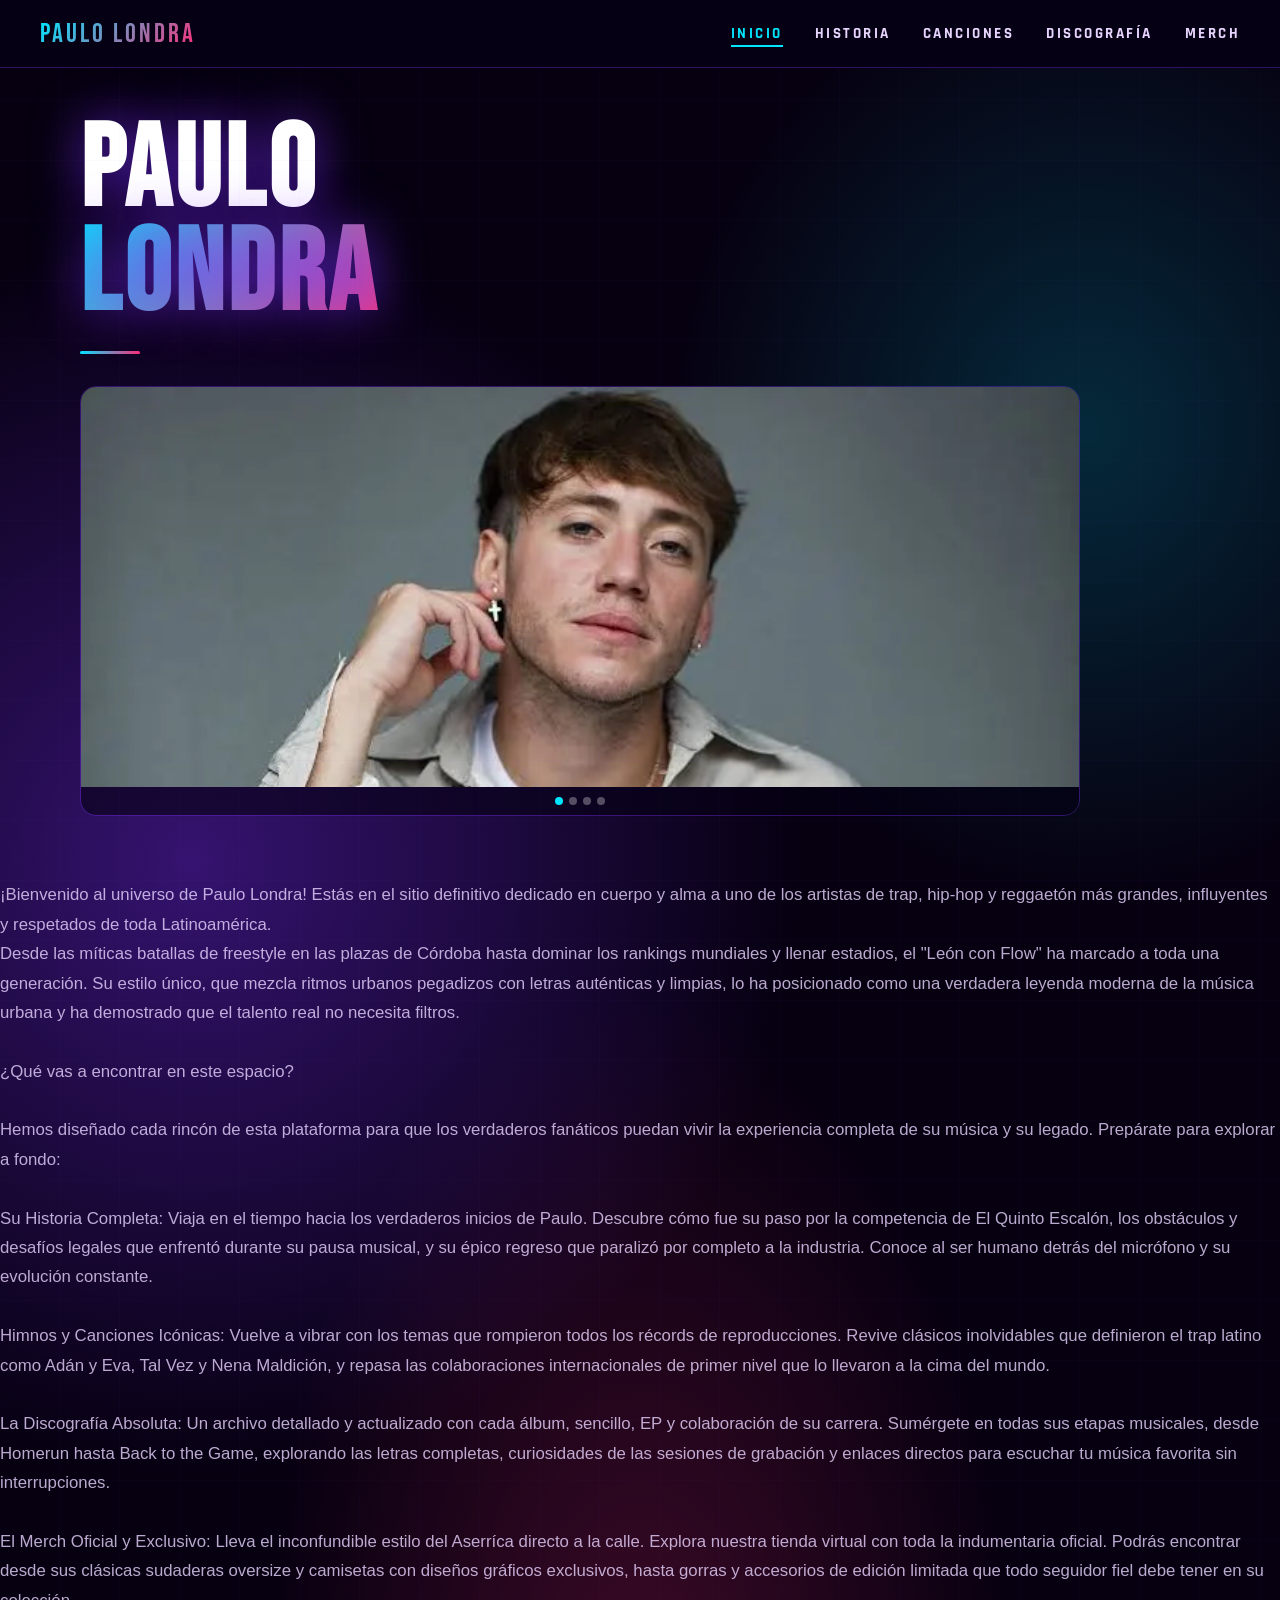
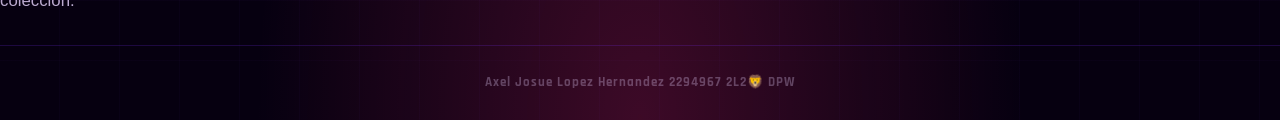
<file: index.html>
<!DOCTYPE html>
<html lang="en">
<head>
    <meta charset="UTF-8">
    <meta http-equiv="X-UA-Compatible" content="IE=edge">
    <meta name="viewport" content="width=device-width, initial-scale=1.0">
    <title>PIA-AJLH</title>
    <link rel="stylesheet" href="style.css">
    <link rel="icon" href="animal.png" type="image/x-icon">
    <link href="https://fonts.googleapis.com/css2?family=Bebas+Neue&family=Rajdhani:wght@700&display=swap" rel="stylesheet"/>
</head>
<body> 
    
<nav>
  <a href="index.html" class="nav-logo">Paulo Londra</a>
  <ul class="nav-links">
    <li><a href="index.html" class="active">Inicio</a></li>
    <li><a href="historia.html">Historia</a></li>
    <li><a href="canciones.html">Canciones</a></li>
    <li><a href="discografia.html">Discografía</a></li>
    <li><a href="merch.html">Merch</a></li>
  </ul>
</nav>

<div class="hero">
  <div class="hero-inner">
    <div class="hero-content">
      <h1 class="hero-title">PAULO<br/><span>LONDRA</span></h1>
       <div class="divider"></div>
<center>
       <div class="carousel">
      <div class="carousel-track">
        <img src="paulo 1.webp" alt="Paulo Londra 1">
        <img src="paulo 2.jpg" alt="Paulo Londra 2">
        <img src="paulo 3.jpeg" alt="Paulo Londra 3">
        <img src="paulo 4.jpeg" alt="Paulo Londra 4">
      </div>
      <div class="carousel-dots">
        <span class="dot active"></span>
        <span class="dot"></span>
        <span class="dot"></span>
        <span class="dot"></span>
      </div>
    </div>
</center>
  </div>
</div>

      <p class="hero-desc">
        ¡Bienvenido al universo de Paulo Londra! Estás en el sitio definitivo dedicado en cuerpo y alma a uno de los artistas de trap, hip-hop y reggaetón más grandes, influyentes y respetados de toda Latinoamérica.
 <br>
Desde las míticas batallas de freestyle en las plazas de Córdoba hasta dominar los rankings mundiales y llenar estadios, el "León con Flow" ha marcado a toda una generación. Su estilo único, que mezcla ritmos urbanos pegadizos con letras auténticas y limpias, lo ha posicionado como una verdadera leyenda moderna de la música urbana y ha demostrado que el talento real no necesita filtros.
<br><br>
¿Qué vas a encontrar en este espacio?<BR><br>
Hemos diseñado cada rincón de esta plataforma para que los verdaderos fanáticos puedan vivir la experiencia completa de su música y su legado. Prepárate para explorar a fondo:
<BR> <br>
Su Historia Completa: Viaja en el tiempo hacia los verdaderos inicios de Paulo. Descubre cómo fue su paso por la competencia de El Quinto Escalón, los obstáculos y desafíos legales que enfrentó durante su pausa musical, y su épico regreso que paralizó por completo a la industria. Conoce al ser humano detrás del micrófono y su evolución constante.
<br><br>
Himnos y Canciones Icónicas: Vuelve a vibrar con los temas que rompieron todos los récords de reproducciones. Revive clásicos inolvidables que definieron el trap latino como Adán y Eva, Tal Vez y Nena Maldición, y repasa las colaboraciones internacionales de primer nivel que lo llevaron a la cima del mundo.
<br><br>
La Discografía Absoluta: Un archivo detallado y actualizado con cada álbum, sencillo, EP y colaboración de su carrera. Sumérgete en todas sus etapas musicales, desde Homerun hasta Back to the Game, explorando las letras completas, curiosidades de las sesiones de grabación y enlaces directos para escuchar tu música favorita sin interrupciones.
<br><br>
El Merch Oficial y Exclusivo: Lleva el inconfundible estilo del Aserríca directo a la calle. Explora nuestra tienda virtual con toda la indumentaria oficial. Podrás encontrar desde sus clásicas sudaderas oversize y camisetas con diseños gráficos exclusivos, hasta gorras y accesorios de edición limitada que todo seguidor fiel debe tener en su colección.
<br><br>
</p>
      <footer><p><b>Axel Josue Lopez Hernandez 2294967 2L2<span>🦁</span> DPW</b></p></footer>
    </div>
    
  </div>
   
</div>



<script>
  const track = document.querySelector('.carousel-track');
  const dots = document.querySelectorAll('.dot');
  const total = document.querySelectorAll('.carousel-track img').length;
  let current = 0;

  function goTo(index) {
    current = index;
    track.style.transform = `translateX(-${current * 100}%)`;
    dots.forEach(d => d.classList.remove('active'));
    dots[current].classList.add('active');
  }

  dots.forEach((dot, i) => {
    dot.addEventListener('click', () => goTo(i));
  });

  // Cambia cada 2 segundos
  setInterval(() => goTo((current + 1) % total), 2000);
</script>
</body>
</html>
</file>
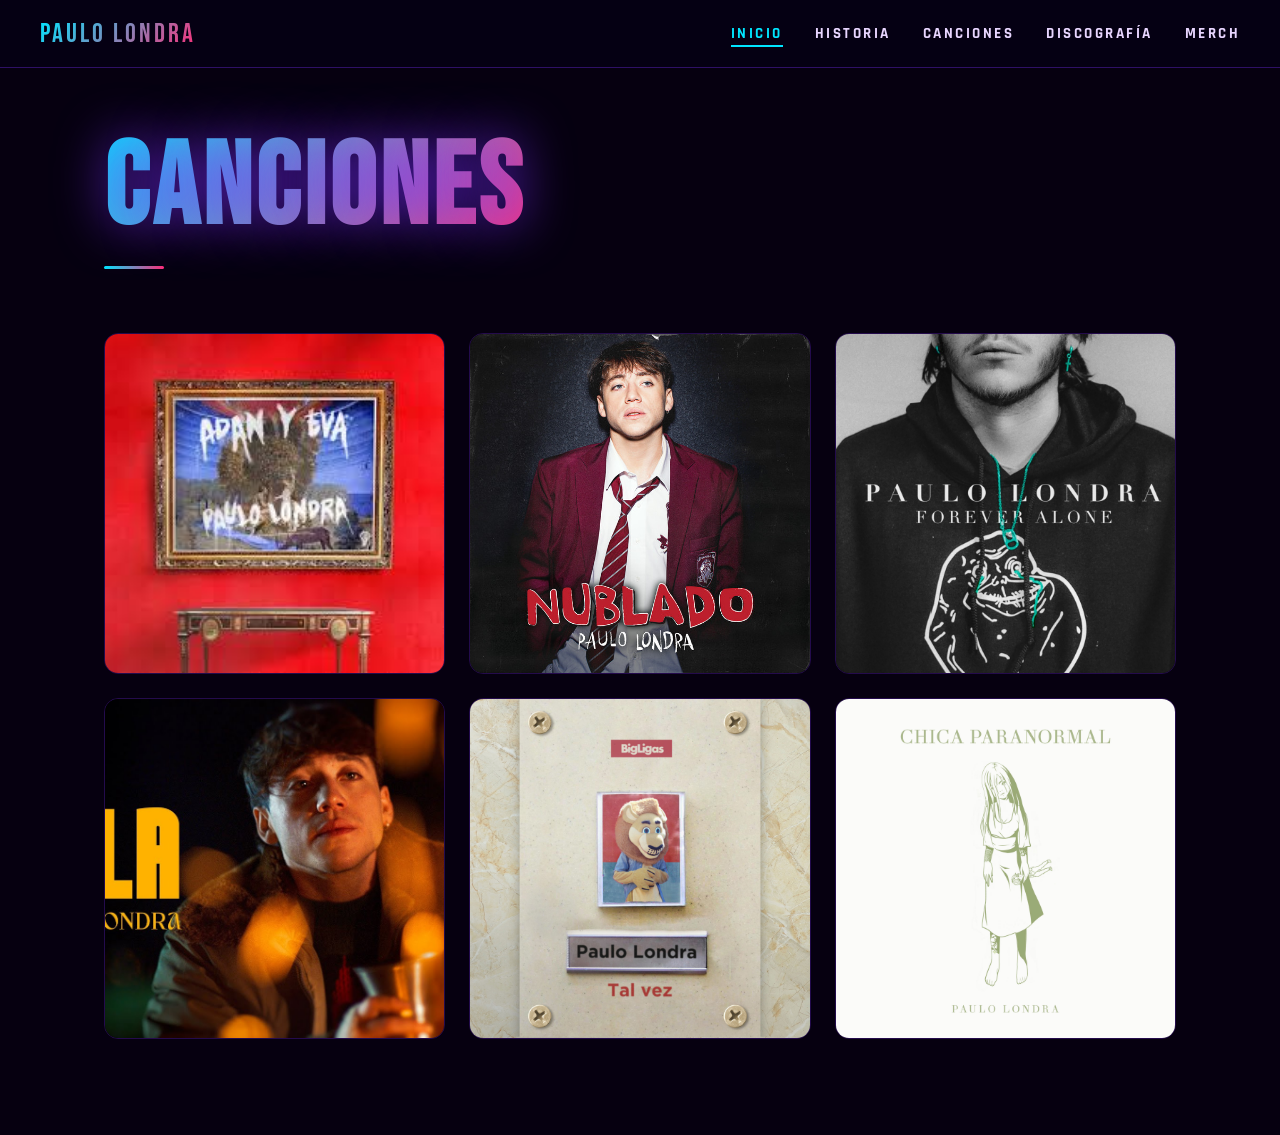
<file: canciones.html>
<!DOCTYPE html>
<html lang="en">
<head>
    <meta charset="UTF-8">
    <meta http-equiv="X-UA-Compatible" content="IE=edge">
    <meta name="viewport" content="width=device-width, initial-scale=1.0">
    <title>PIA-AJLH</title>
    <link rel="stylesheet" href="style.css">
    <link rel="icon" href="animal.png" type="image/x-icon">
    <link href="https://fonts.googleapis.com/css2?family=Bebas+Neue&family=Rajdhani:wght@700&display=swap" rel="stylesheet"/>
</head>
<body> 
    
<nav>
  <a href="index.html" class="nav-logo">Paulo Londra</a>
  <ul class="nav-links">
    <li><a href="index.html" class="active">Inicio</a></li>
    <li><a href="historia.html">Historia</a></li>
    <li><a href="canciones.html">Canciones</a></li>
    <li><a href="discografia.html">Discografía</a></li>
    <li><a href="merch.html">Merch</a></li>
  </ul>
</nav>

<div class="canciones-hero">
  <p class="page-tag"></p>
  <h1 class="hero-title"><span>Canciones</span></h1>
  <div class="divider"></div>
</div>

<div class="canciones-content">
  <div class="galeria">

    <a href="https://youtu.be/aSjflT_J0Xo?si=kWzbNgxIfh74gAOq" target="_blank" class="cancion-card">
      <img src="adan y eva.jpeg" alt="Adán y Eva">
      <div class="cancion-overlay">
        <h3>Adán y Eva</h3>
        <p>Su mayor hit global. Llegó al #1 del Billboard Argentina y lo catapultó a la fama internacional.</p>
     
      </div>
    </a>

    <a href="https://youtu.be/8s_edTC0FYM?si=e3uIxqgWtzODxA0C" target="_blank" class="cancion-card">
      <img src="nublado.jpeg" alt="Nublado">
      <div class="cancion-overlay">
        <h3>Nublado</h3>
        <p>Del álbum Back to the Game. Paulo muestra una faceta más madura y emocional con producción envolvente.</p>
       
      </div>
    </a>

    <a href="https://youtu.be/Ox9DGt6ednU?si=eysGj00hPyUJOVSv" target="_blank" class="cancion-card">
      <img src="forever alone.jpg" alt="Forever Alone">
      <div class="cancion-overlay">
        <h3>Forever Alone</h3>
        <p>Trap puro con letras de soledad y desamor. Un himno para los fans más fieles de Paulo.</p>
        
      </div>
    </a>

    <a href="https://youtu.be/qz0WjbGlmv0?si=O8zrGlJoiClnHlqp" target="_blank" class="cancion-card">
      <img src="ella.jpg" alt="Ella">
      <div class="cancion-overlay">
        <h3>Ella</h3>
        <p>Una joya del álbum debut que combina reggaetón con trap. Favorita de los fans desde el primer día.</p>
       
      </div>
    </a>

    <a href="https://youtu.be/NPpELzyP4rw?si=WRlpwhmWWfgKaL91" target="_blank" class="cancion-card">
      <img src="tal vez.jpg" alt="Tal Vez">
      <div class="cancion-overlay">
        <h3>Tal Vez</h3>
        <p>Sencillo previo a Homerun. Pop latino muy cuidado sobre el amor y la incertidumbre.</p>
       
      </div>
    </a>

    <a href="https://youtu.be/aV3l_X54bhc?si=Y0LiQkPZfrPaqosx" target="_blank" class="cancion-card">
      <img src="chica paranormal.jpg" alt="Chica Paranormal">
      <div class="cancion-overlay">
        <h3>Chica Paranormal</h3>
        <p>Top 5 en Argentina. Paulo narra relaciones con humor y un flow único que lo hizo viral.</p>
        
      </div>
    </a>

  </div>
</div>
</body>
</html>
</file>
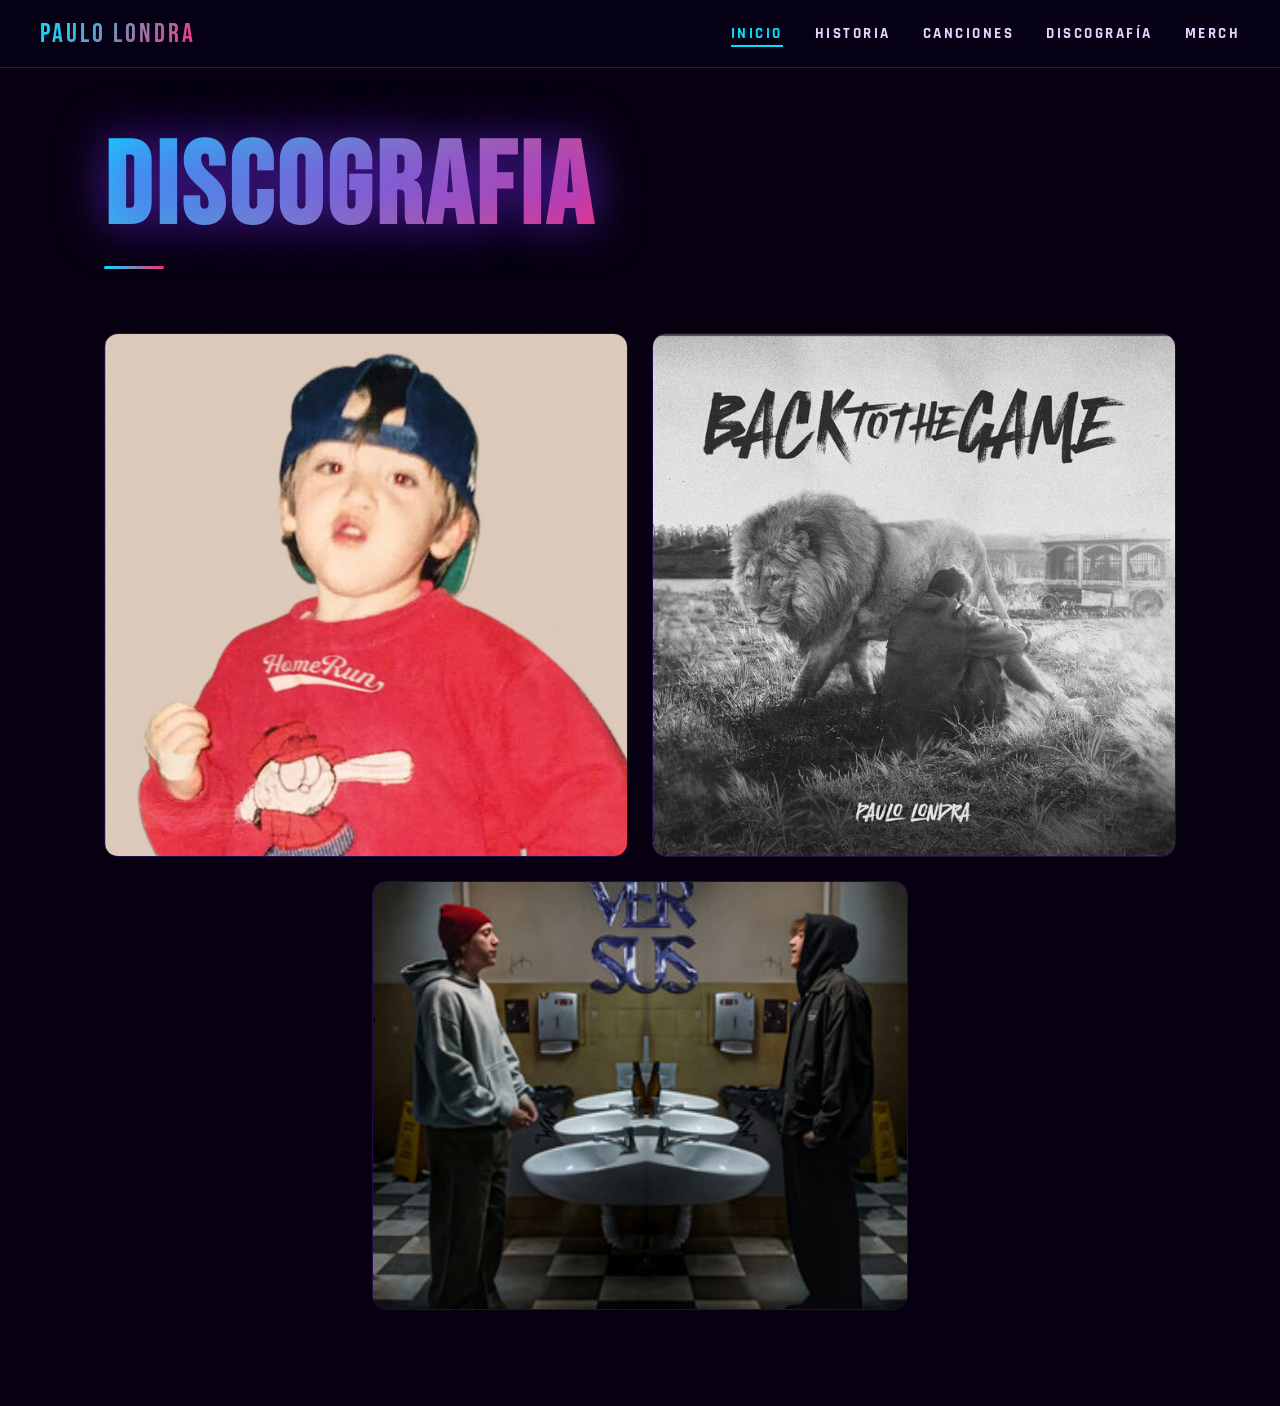
<file: discografia.html>
<!DOCTYPE html>
<html lang="en">
<head>
    <meta charset="UTF-8">
    <meta http-equiv="X-UA-Compatible" content="IE=edge">
    <meta name="viewport" content="width=device-width, initial-scale=1.0">
    <title>PIA-AJLH</title>
    <link rel="stylesheet" href="style.css">
    <link rel="icon" href="animal.png" type="image/x-icon">
    <link href="https://fonts.googleapis.com/css2?family=Bebas+Neue&family=Rajdhani:wght@700&display=swap" rel="stylesheet"/>
</head>
<body> 
    
<nav>
  <a href="index.html" class="nav-logo">Paulo Londra</a>
  <ul class="nav-links">
    <li><a href="index.html" class="active">Inicio</a></li>
    <li><a href="historia.html">Historia</a></li>
    <li><a href="canciones.html">Canciones</a></li>
    <li><a href="discografia.html">Discografía</a></li>
    <li><a href="merch.html">Merch</a></li>
  </ul>
</nav>
<div class="discografia-hero">
  <p class="page-tag"></p>
  <h1 class="hero-title"><span>Discografia</span></h1>
  <div class="divider"></div>
</div>

<div class="discografia-content">

  <!-- FILA SUPERIOR: 2 ÁLBUMES -->
  <div class="fila-top">

    <a href="https://youtube.com/playlist?list=OLAK5uy_ltXJSKxGWPdvV31htBGb_B9iQcSF7DH1w&si=ABbX08eKwiJm9ZXn target="_blank" class="disco-card">
      <img src="homerung.jpeg" alt="Homerun">
      <div class="disco-overlay">
        <span class="disco-tipo">Álbum</span>
        <h3>Homerun</h3>
        <p>Álbum debut lanzado en mayo de 2019. Incluye Adán y Eva, Forever Alone, Tal Vez y Ella. Llegó al #12 en Billboard Top Latin Albums y vendió más de 185,000 copias en EE.UU.</p>
        <span class="disco-año">2019 · 15 canciones</span>
      </div>
    </a>

    <a href="https://youtube.com/playlist?list=OLAK5uy_kL9f4FwuSB9SvLQ179wjOtIn55ij5ZQao&si=6Kcg_2SFL1bMJyDg" target="_blank" class="disco-card">
      <img src="back to the game.jpeg" alt="Back to the Game">
      <div class="disco-overlay">
        <span class="disco-tipo">Álbum</span>
        <h3>Back to the Game</h3>
        <p>Segundo álbum lanzado en noviembre de 2022 tras su regreso. Incluye Plan A, Nublado y más. Elegido uno de los mejores discos latinos del año por Billboard.</p>
        <span class="disco-año">2022 · 16 canciones</span>
      </div>
    </a>

  </div>

  <!-- FILA INFERIOR: EP CENTRADO -->
  <div class="fila-bottom">

    <a href="https://youtube.com/playlist?list=PLLltcrBf-aSBk8IUdcCEO7OVieEuHa_LY&si=EumyJVK_lCF3TnRd" target="_blank" class="disco-card ep">
      <img src="ep.jpeg" alt="Versus">
      <div class="disco-overlay">
        <span class="disco-tipo">EP</span>
        <h3>Versus</h3>
        <p>EP de trap lanzado en 2024. Representa el regreso de Paulo al género con el que comenzó su carrera. Una colección de tracks cargados de flow y letras auténticas.</p>
        <span class="disco-año">2024 · 6 canciones</span>
      </div>
    </a>

  </div>

</div>
</body>
</html>
</file>
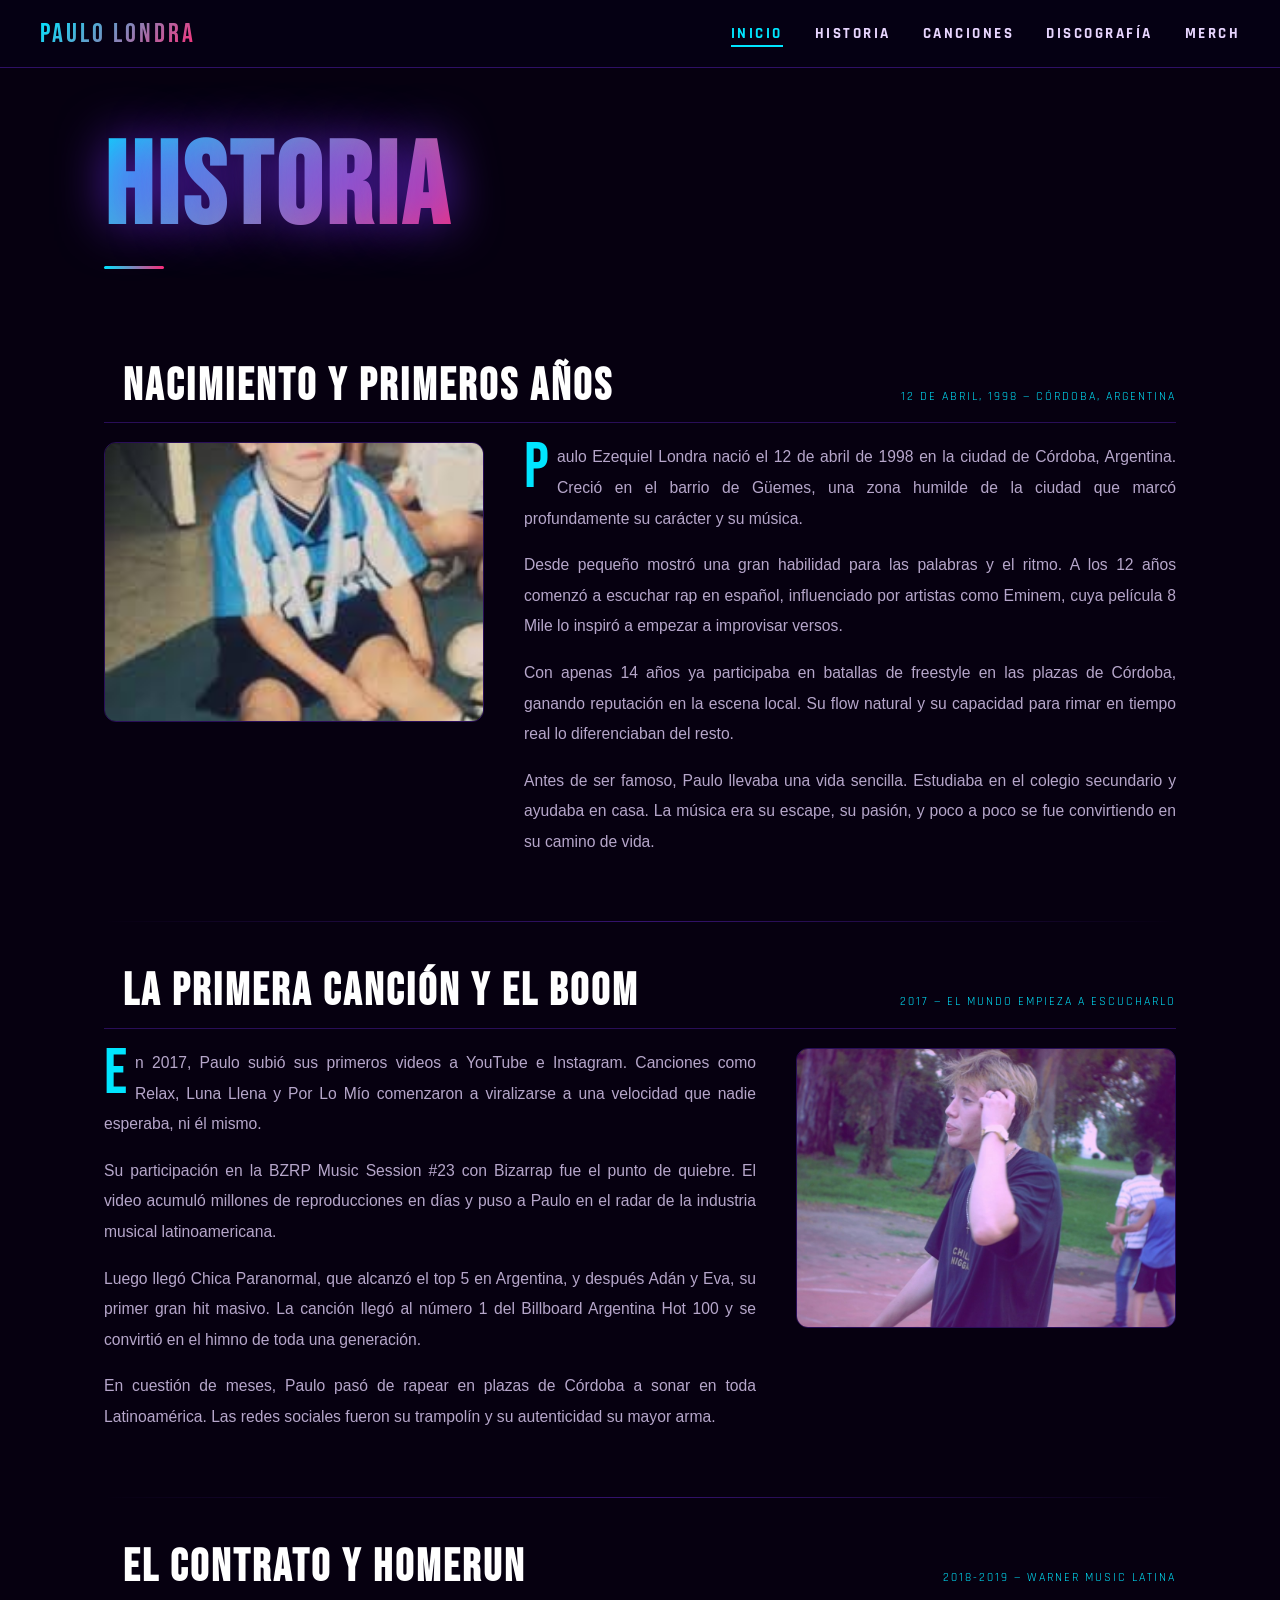
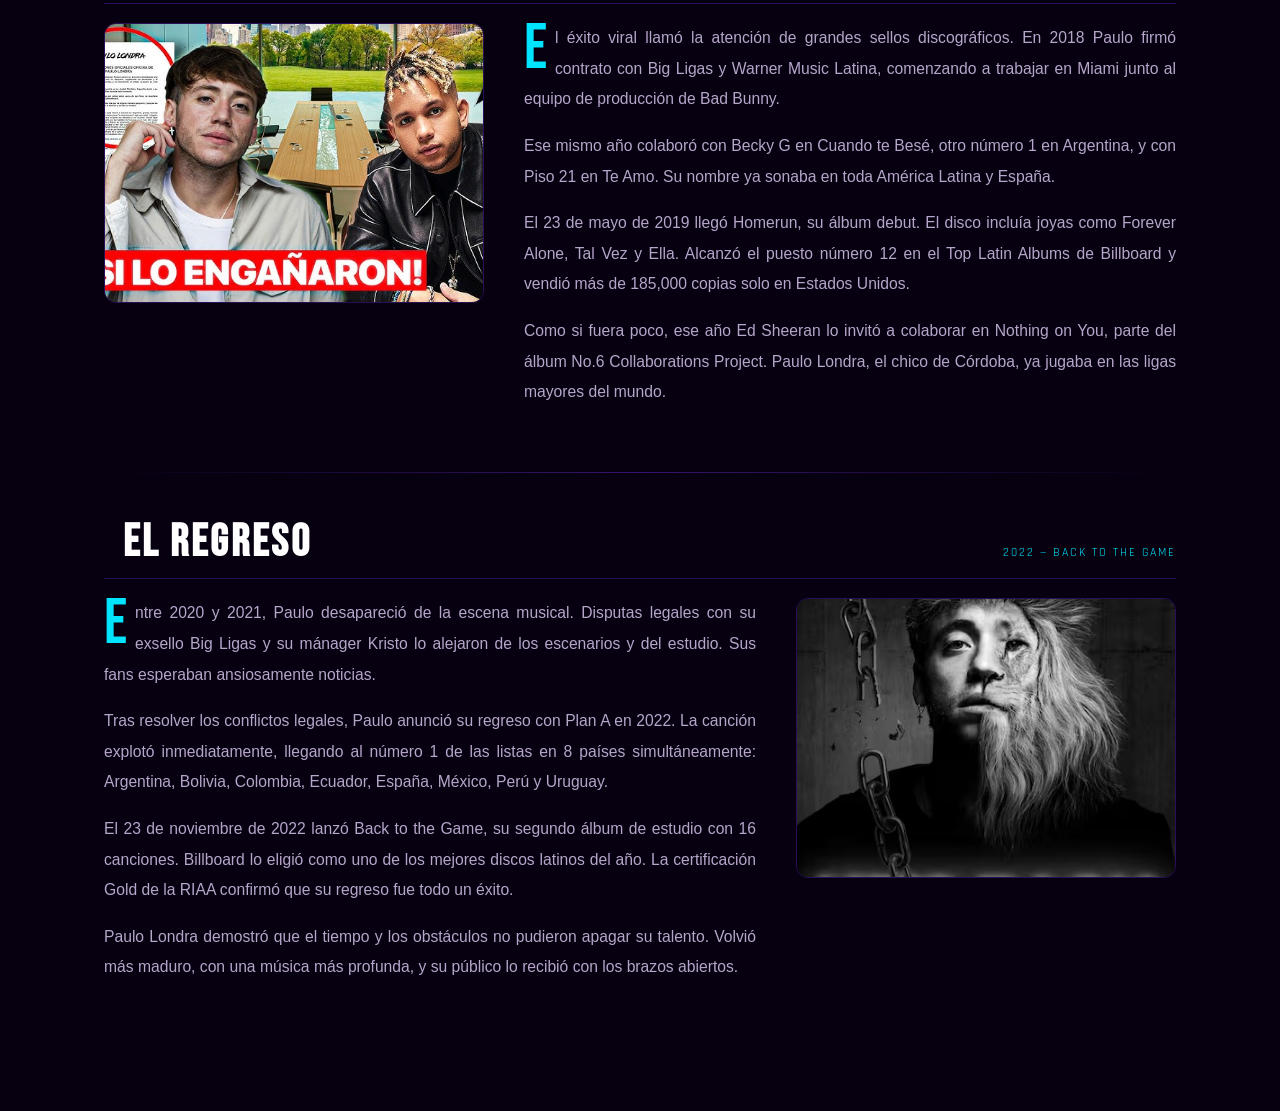
<file: historia.html>
<!DOCTYPE html>
<html lang="en">
<head>
    <meta charset="UTF-8">
    <meta http-equiv="X-UA-Compatible" content="IE=edge">
    <meta name="viewport" content="width=device-width, initial-scale=1.0">
    <title>PIA-AJLH</title>
    <link rel="stylesheet" href="style.css">
    <link rel="icon" href="animal.png" type="image/x-icon">
    <link href="https://fonts.googleapis.com/css2?family=Bebas+Neue&family=Rajdhani:wght@700&display=swap" rel="stylesheet"/>
</head>
<body> 
    
<nav>
  <a href="index.html" class="nav-logo">Paulo Londra</a>
  <ul class="nav-links">
    <li><a href="index.html" class="active">Inicio</a></li>
    <li><a href="historia.html">Historia</a></li>
    <li><a href="canciones.html">Canciones</a></li>
    <li><a href="discografia.html">Discografía</a></li>
    <li><a href="merch.html">Merch</a></li>
  </ul>
</nav>
<div class="historia-hero">
  <p class="page-tag"></p>
   <h1 class="hero-title"><span>Historia</span></h1>
  <div class="divider"></div>
</div>

<div class="historia-content">

  <!-- APARTADO 1 -->
  <article class="articulo">
    <div class="articulo-header">
      <span class="articulo-num"></span>
      <h2 class="articulo-titulo">Nacimiento y Primeros Años</h2>
      <p class="articulo-fecha">12 de Abril, 1998 — Córdoba, Argentina</p>
    </div>
    <div class="articulo-body">
      <img src="paulo niño.jpeg" alt="Paulo Londra de niño" class="articulo-img">
      <div class="articulo-texto">
        <p>Paulo Ezequiel Londra nació el 12 de abril de 1998 en la ciudad de Córdoba, Argentina. Creció en el barrio de Güemes, una zona humilde de la ciudad que marcó profundamente su carácter y su música.</p>
        <p>Desde pequeño mostró una gran habilidad para las palabras y el ritmo. A los 12 años comenzó a escuchar rap en español, influenciado por artistas como Eminem, cuya película 8 Mile lo inspiró a empezar a improvisar versos.</p>
        <p>Con apenas 14 años ya participaba en batallas de freestyle en las plazas de Córdoba, ganando reputación en la escena local. Su flow natural y su capacidad para rimar en tiempo real lo diferenciaban del resto.</p>
        <p>Antes de ser famoso, Paulo llevaba una vida sencilla. Estudiaba en el colegio secundario y ayudaba en casa. La música era su escape, su pasión, y poco a poco se fue convirtiendo en su camino de vida.</p>
      </div>
    </div>
  </article>

  <div class="separador"></div>

  <!-- APARTADO 2 -->
  <article class="articulo inverso">
    <div class="articulo-header">
      <span class="articulo-num"></span>
      <h2 class="articulo-titulo">La Primera Canción y el Boom</h2>
      <p class="articulo-fecha">2017 — El mundo empieza a escucharlo</p>
    </div>
    <div class="articulo-body">
      <img src="paulo relax.jpg" alt="Paulo Londra en estudio" class="articulo-img">
      <div class="articulo-texto">
        <p>En 2017, Paulo subió sus primeros videos a YouTube e Instagram. Canciones como Relax, Luna Llena y Por Lo Mío comenzaron a viralizarse a una velocidad que nadie esperaba, ni él mismo.</p>
        <p>Su participación en la BZRP Music Session #23 con Bizarrap fue el punto de quiebre. El video acumuló millones de reproducciones en días y puso a Paulo en el radar de la industria musical latinoamericana.</p>
        <p>Luego llegó Chica Paranormal, que alcanzó el top 5 en Argentina, y después Adán y Eva, su primer gran hit masivo. La canción llegó al número 1 del Billboard Argentina Hot 100 y se convirtió en el himno de toda una generación.</p>
        <p>En cuestión de meses, Paulo pasó de rapear en plazas de Córdoba a sonar en toda Latinoamérica. Las redes sociales fueron su trampolín y su autenticidad su mayor arma.</p>
      </div>
    </div>
  </article>

  <div class="separador"></div>

  <!-- APARTADO 3 -->
  <article class="articulo">
    <div class="articulo-header">
      <span class="articulo-num"></span>
      <h2 class="articulo-titulo">El Contrato y Homerun</h2>
      <p class="articulo-fecha">2018-2019 — Warner Music Latina</p>
    </div>
    <div class="articulo-body">
      <img src="contrato.jpg" alt="Paulo Londra firma contrato" class="articulo-img">
      <div class="articulo-texto">
        <p>El éxito viral llamó la atención de grandes sellos discográficos. En 2018 Paulo firmó contrato con Big Ligas y Warner Music Latina, comenzando a trabajar en Miami junto al equipo de producción de Bad Bunny.</p>
        <p>Ese mismo año colaboró con Becky G en Cuando te Besé, otro número 1 en Argentina, y con Piso 21 en Te Amo. Su nombre ya sonaba en toda América Latina y España.</p>
        <p>El 23 de mayo de 2019 llegó Homerun, su álbum debut. El disco incluía joyas como Forever Alone, Tal Vez y Ella. Alcanzó el puesto número 12 en el Top Latin Albums de Billboard y vendió más de 185,000 copias solo en Estados Unidos.</p>
        <p>Como si fuera poco, ese año Ed Sheeran lo invitó a colaborar en Nothing on You, parte del álbum No.6 Collaborations Project. Paulo Londra, el chico de Córdoba, ya jugaba en las ligas mayores del mundo.</p>
      </div>
    </div>
  </article>

  <div class="separador"></div>

  <!-- APARTADO 4 -->
  <article class="articulo inverso">
    <div class="articulo-header">
      <span class="articulo-num"></span>
      <h2 class="articulo-titulo">El Regreso</h2>
      <p class="articulo-fecha">2022 — Back to the Game</p>
    </div>
    <div class="articulo-body">
      <img src="paulo regreso.avif" alt="Paulo Londra regreso" class="articulo-img">
      <div class="articulo-texto">
        <p>Entre 2020 y 2021, Paulo desapareció de la escena musical. Disputas legales con su exsello Big Ligas y su mánager Kristo lo alejaron de los escenarios y del estudio. Sus fans esperaban ansiosamente noticias.</p>
        <p>Tras resolver los conflictos legales, Paulo anunció su regreso con Plan A en 2022. La canción explotó inmediatamente, llegando al número 1 de las listas en 8 países simultáneamente: Argentina, Bolivia, Colombia, Ecuador, España, México, Perú y Uruguay.</p>
        <p>El 23 de noviembre de 2022 lanzó Back to the Game, su segundo álbum de estudio con 16 canciones. Billboard lo eligió como uno de los mejores discos latinos del año. La certificación Gold de la RIAA confirmó que su regreso fue todo un éxito.</p>
        <p>Paulo Londra demostró que el tiempo y los obstáculos no pudieron apagar su talento. Volvió más maduro, con una música más profunda, y su público lo recibió con los brazos abiertos.</p>
      </div>
    </div>
  </article>

</div>



</body>
</html>
</file>
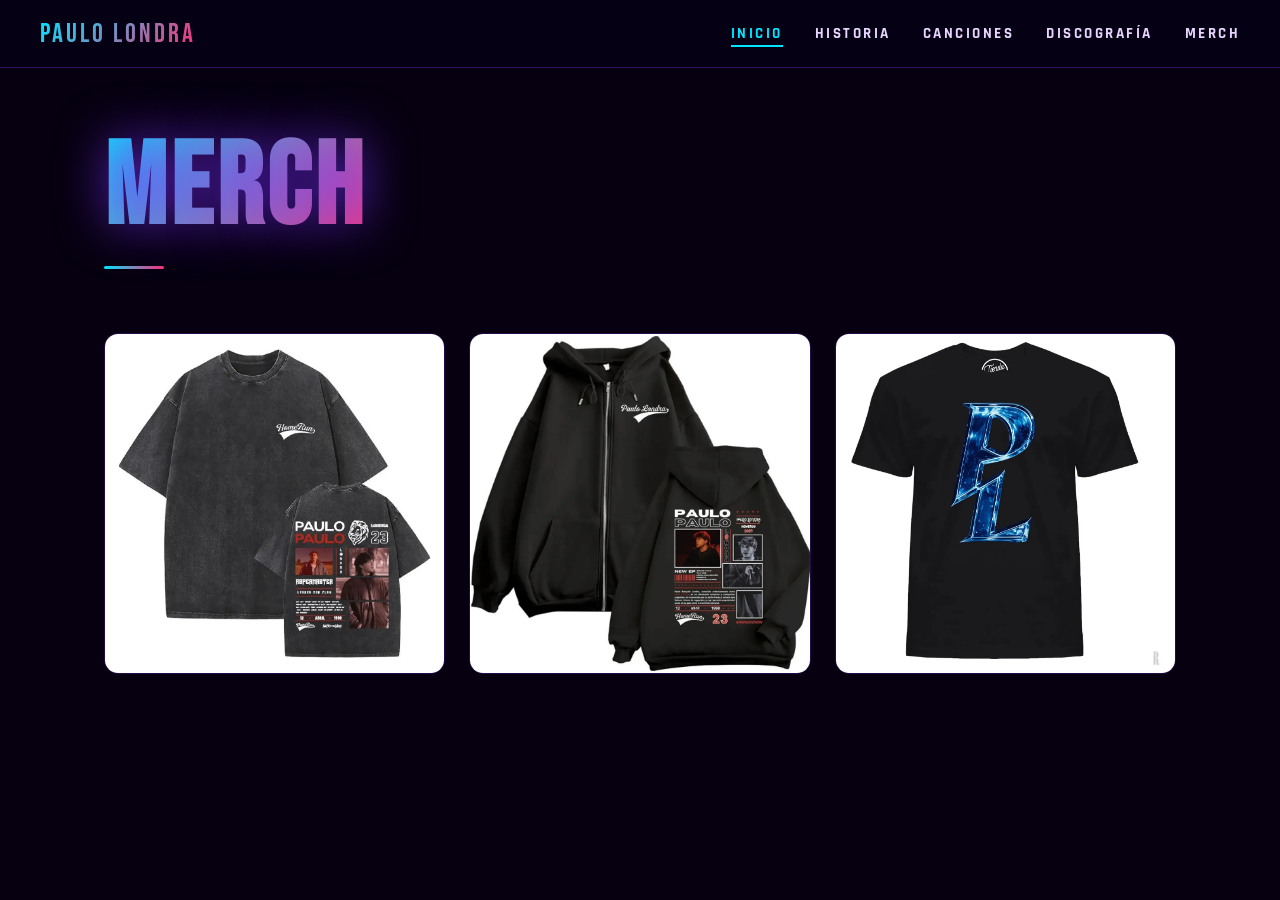
<file: merch.html>
<!DOCTYPE html>
<html lang="en">
<head>
    <meta charset="UTF-8">
    <meta http-equiv="X-UA-Compatible" content="IE=edge">
    <meta name="viewport" content="width=device-width, initial-scale=1.0">
    <title>PIA-AJLH</title>
    <link rel="stylesheet" href="style.css">
    <link rel="icon" href="animal.png" type="image/x-icon">
    <link href="https://fonts.googleapis.com/css2?family=Bebas+Neue&family=Rajdhani:wght@700&display=swap" rel="stylesheet"/>
</head>
<body> 
    
<nav>
  <a href="index.html" class="nav-logo">Paulo Londra</a>
  <ul class="nav-links">
    <li><a href="index.html" class="active">Inicio</a></li>
    <li><a href="historia.html">Historia</a></li>
    <li><a href="canciones.html">Canciones</a></li>
    <li><a href="discografia.html">Discografía</a></li>
    <li><a href="merch.html">Merch</a></li>
  </ul>
</nav>
<div class="merch-hero">
  <p class="page-tag"></p>
<h1 class="hero-title"><span>Merch</span></h1>
  <div class="divider"></div>
</div>

<div class="merch-content">
  <div class="merch-grid">

    <a href="https://articulo.mercadolibre.com.mx/MLM-5054102760-camiseta-vintage-homerun-de-paulo-londra-_JM?matt_tool=17030900#origin=share&sid=share&action=copy" target="_blank" class="merch-card">
      <img src="camiseta homerun.webp" alt="Remera Paulo Londra">
      <div class="merch-overlay">
        <h3>Remera Homerun</h3>
        <p>Remera oficial con el diseño del álbum debut de Paulo Londra.</p>
      </div>
    </a>

    <a href="https://articulo.mercadolibre.com.mx/MLM-5309911096-rapero-paulo-londra-homerun-album-merch-sudadera-con-capucha-_JM?matt_tool=17030900#origin=share&sid=share&action=copy" target="_blank" class="merch-card">
      <img src="chamara paulo.webp" alt="Hoodie Paulo Londra">
      <div class="merch-overlay">
        <h3>Hoodie Back to the Game</h3>
        <p>Hoodie con el diseño del segundo álbum de Paulo Londra.</p>
      </div>
    </a>

    <a href="https://articulo.mercadolibre.com.mx/MLM-4751430776-playera-paulo-londra-cantante-25-logo-aesthetic-t-shirt-_JM?matt_tool=17030900#origin=share&sid=share&action=copy" target="_blank" class="merch-card">
      <img src="camisa ep.webp" alt="Gorra Paulo Londra">
      <div class="merch-overlay">
        <h3>Camiseta Logo PL</h3>
        <p>camiseta con el logo oficial de Paulo Londra edición limitada.</p>
      </div>
    </a>

  </div>
</div>
</body>
</html>
</file>
<file: style.css>
nav {
  position: fixed;
  top: 0; left: 0; right: 0;
  z-index: 999;
  background: rgba(6, 0, 20, 0.93);
  backdrop-filter: blur(16px);
  border-bottom: 1px solid rgba(123, 47, 255, 0.35);
  display: flex;
  align-items: center;
  justify-content: space-between;
  padding: 0 2.5rem;
  height: 68px;
}

.nav-logo {
  font-family: 'Bebas Neue', sans-serif;
  font-size: 1.7rem;
  letter-spacing: 3px;
  background: linear-gradient(135deg, #00e5ff, #ff2d78);
  -webkit-background-clip: text;
  -webkit-text-fill-color: transparent;
  background-clip: text;
  text-decoration: none;
}

.nav-links {
  display: flex;
  gap: 2rem;
  list-style: none;
}

.nav-links a {
  font-family: 'Rajdhani', sans-serif;
  font-weight: 700;
  font-size: 0.92rem;
  letter-spacing: 2.5px;
  text-transform: uppercase;
  color: #e8d5ff;
  text-decoration: none;
  position: relative;
  padding-bottom: 4px;
  transition: color 0.25s;
}

.nav-links a::after {
  content: '';
  position: absolute;
  bottom: 0; left: 0;
  width: 0;
  height: 2px;
  background: #00e5ff;
  transition: width 0.3s ease;
}

.nav-links a:hover,
.nav-links a.active {
  color: #00e5ff;
}

.nav-links a:hover::after,
.nav-links a.active::after {
  width: 100%;
}

.hero {
  min-height: 100vh;
  position: relative;
  overflow: hidden;
  background:
    radial-gradient(ellipse 80% 60% at 15% 50%, rgba(123,47,255,0.4) 0%, transparent 60%),
    radial-gradient(ellipse 60% 50% at 85% 25%, rgba(0,229,255,0.18) 0%, transparent 55%),
    radial-gradient(ellipse 50% 70% at 50% 100%, rgba(255,45,120,0.22) 0%, transparent 60%),
    #060010;
}

.hero::before {
  content: '';
  position: absolute;
  inset: 0;
  pointer-events: none;
  background:
    repeating-linear-gradient(
      0deg,
      transparent, transparent 59px,
      rgba(123,47,255,0.05) 60px
    ),
    repeating-linear-gradient(
      90deg,
      transparent, transparent 59px,
      rgba(123,47,255,0.05) 60px
    );
}

.hero-inner {
  display: flex;
  align-items: center;
  width: 100%;
  max-width: 1200px;
  margin: 0 auto;
  padding: 120px 2.5rem 4rem;
}

.hero-title {
  font-family: 'Bebas Neue', sans-serif;
  font-size: clamp(4rem, 9vw, 7.5rem);
  line-height: 0.9;
  letter-spacing: 4px;
  color: #fff;
  text-shadow: 0 0 50px rgba(123,47,255,0.7);
  margin-bottom: 1.5rem;
}

.hero-title span {
  background: linear-gradient(135deg, #00e5ff, #ff2d78);
  -webkit-background-clip: text;
  -webkit-text-fill-color: transparent;
  background-clip: text;
}

.hero-desc {
  font-size: 1.05rem;
  line-height: 1.75;
  color: rgba(232,213,255,0.8);
}

footer {
  border-top: 1px solid rgba(123, 47, 255, 0.2);
  padding: 1.8rem 2.5rem;
  text-align: center;
  font-family: 'Rajdhani', sans-serif;
  font-size: 0.82rem;
  letter-spacing: 1px;
  color: rgba(232, 213, 255, 0.3);
}

footer span {
  color: #ff2d78;
}

/* carusel*/
.carousel {
  width: 120%;
  max-width: 1000px;
  border-radius: 16px;
  overflow: hidden;
  border: 1px solid rgba(123, 47, 255, 0.35);
  margin-top: 2rem;
  margin-left: auto;
  margin-right: auto;
}

.carousel-track {
  display: flex;
  transition: transform 0.6s ease;
}

.carousel-track img {
  min-width: 100%;
  height: 400px;
  object-fit: cover;    /* recorta la imagen para llenar el espacio */
  object-position: center top;  /* enfoca la parte de arriba */
}

.carousel-dots {
  display: flex;
  justify-content: center;
  gap: 6px;
  padding: 10px 0;
  background: rgba(6, 0, 20, 0.6);
}

.dot {
  width: 8px;
  height: 8px;
  border-radius: 50%;
  background: rgba(255, 255, 255, 0.3);
  cursor: pointer;
  transition: background 0.3s;
}

.dot.active {
  background: #00e5ff;
}


/*historia estilos*/


.historia-hero {
  padding: 130px 4rem 4rem;
  max-width: 1200px;
  margin: 0 auto;
}

.page-tag {
  font-family: 'Rajdhani', sans-serif;
  font-size: 0.75rem;
  letter-spacing: 4px;
  text-transform: uppercase;
  color: #ff2d78;
  margin-bottom: 0.5rem;
}

.page-title {
  font-family: 'Bebas Neue', sans-serif;
  font-size: clamp(3rem, 6vw, 5.5rem);
  letter-spacing: 4px;
  color: #fff;
  line-height: 1;
}

.divider {
  width: 60px;
  height: 3px;
  background: linear-gradient(90deg, #00e5ff, #ff2d78);
  margin-top: 1rem;
  border-radius: 2px;
}

.historia-content {
  max-width: 1200px;
  margin: 0 auto;
  padding: 2rem 4rem 6rem;
}

/* ARTICULO */
.articulo {
  margin-bottom: 1rem;
}

.articulo-header {
  display: flex;
  align-items: baseline;
  gap: 1.2rem;
  margin-bottom: 1.2rem;
  border-bottom: 1px solid rgba(123, 47, 255, 0.3);
  padding-bottom: 0.8rem;
}

.articulo-num {
  font-family: 'Bebas Neue', sans-serif;
  font-size: 3rem;
  color: rgba(123, 47, 255, 0.3);
  line-height: 1;
}

.articulo-titulo {
  font-family: 'Bebas Neue', sans-serif;
  font-size: clamp(1.8rem, 3.5vw, 2.8rem);
  letter-spacing: 3px;
  color: #fff;
  line-height: 1;
}

.articulo-fecha {
  font-family: 'Rajdhani', sans-serif;
  font-size: 0.78rem;
  letter-spacing: 2px;
  text-transform: uppercase;
  color: #00e5ff;
  margin-left: auto;
  white-space: nowrap;
}

.articulo-body {
  display: grid;
  grid-template-columns: 380px 1fr;
  gap: 2.5rem;
  align-items: start;
}

.articulo.inverso .articulo-body {
  grid-template-columns: 1fr 380px;
}

.articulo.inverso .articulo-img {
  order: 2;
}

.articulo.inverso .articulo-texto {
  order: 1;
}

.articulo-img {
  width: 100%;
  height: 280px;
  object-fit: cover;
  border-radius: 12px;
  border: 1px solid rgba(123, 47, 255, 0.3);
}

.articulo-texto p {
  font-size: 0.98rem;
  line-height: 1.95;
  color: rgba(232, 213, 255, 0.78);
  margin-bottom: 1rem;
  text-align: justify;
}

.articulo-texto p:first-child::first-letter {
  font-family: 'Bebas Neue', sans-serif;
  font-size: 4rem;
  line-height: 0.8;
  float: left;
  margin-right: 8px;
  color: #00e5ff;
}

.separador {
  width: 100%;
  height: 1px;
  background: linear-gradient(90deg, transparent, rgba(123,47,255,0.4), transparent);
  margin: 3rem 0;
}

@media(max-width: 800px) {
  .articulo-body,
  .articulo.inverso .articulo-body {
    grid-template-columns: 1fr;
  }
  .articulo.inverso .articulo-img { order: 0; }
  .articulo.inverso .articulo-texto { order: 0; }
  .historia-hero, .historia-content { padding-left: 1.2rem; padding-right: 1.2rem; }
  .articulo-fecha { display: none; }
}

* {
  box-sizing: border-box;
  margin: 0;
  padding: 0;
}

body {
  background: #060010;
  color: #e8d5ff;
  font-family: 'Nunito', sans-serif;
}

.historia-content {
  max-width: 1200px;
  margin: 0 auto;
  padding: 2rem 4rem 6rem;
  background: transparent;
}


/*canciones*/

.canciones-hero {
  padding: 130px 4rem 4rem;
  max-width: 1200px;
  margin: 0 auto;
}

.canciones-content {
  max-width: 1200px;
  margin: 0 auto;
  padding: 0 4rem 6rem;
}

.galeria {
  display: grid;
  grid-template-columns: repeat(3, 1fr);
  gap: 1.5rem;
}

.cancion-card {
  position: relative;
  border-radius: 14px;
  overflow: hidden;
  border: 1px solid rgba(123, 47, 255, 0.25);
  cursor: pointer;
  text-decoration: none;
  display: block;
}

.cancion-card img {
  width: 100%;
  aspect-ratio: 1;
  object-fit: cover;
  display: block;
  transition: transform 0.4s ease;
}

.cancion-card:hover img {
  transform: scale(1.08);
}

.cancion-overlay {
  position: absolute;
  inset: 0;
  background: linear-gradient(
    180deg,
    rgba(6, 0, 20, 0.2) 0%,
    rgba(6, 0, 20, 0.95) 100%
  );
  display: flex;
  flex-direction: column;
  justify-content: flex-end;
  padding: 1.5rem;
  opacity: 0;
  transition: opacity 0.35s ease;
}

.cancion-card:hover .cancion-overlay {
  opacity: 1;
}

.cancion-overlay h3 {
  font-family: 'Bebas Neue', sans-serif;
  font-size: 1.8rem;
  letter-spacing: 3px;
  color: #fff;
  margin-bottom: 0.5rem;
}

.cancion-overlay p {
  font-size: 0.88rem;
  line-height: 1.6;
  color: rgba(232, 213, 255, 0.8);
  margin-bottom: 1rem;
}



@media(max-width: 900px) {
  .galeria { grid-template-columns: repeat(2, 1fr); }
  .canciones-hero, .canciones-content { padding-left: 1.2rem; padding-right: 1.2rem; }
}

@media(max-width: 500px) {
  .galeria { grid-template-columns: 1fr; }
}



/*discografia*/

.discografia-hero {
  padding: 130px 4rem 4rem;
  max-width: 1200px;
  margin: 0 auto;
}

.discografia-content {
  max-width: 1200px;
  margin: 0 auto;
  padding: 0 4rem 6rem;
  display: flex;
  flex-direction: column;
  gap: 1.5rem;
}

/* FILA TOP: 2 álbumes */
.fila-top {
  display: grid;
  grid-template-columns: 1fr 1fr;
  gap: 1.5rem;
}

/* FILA BOTTOM: EP centrado */
.fila-bottom {
  display: flex;
  justify-content: center;
}

/* CARD BASE */
.disco-card {
  position: relative;
  border-radius: 14px;
  overflow: hidden;
  border: 1px solid rgba(123, 47, 255, 0.25);
  cursor: pointer;
  text-decoration: none;
  display: block;
}

.disco-card img {
  width: 100%;
  aspect-ratio: 1;
  object-fit: cover;
  display: block;
  transition: transform 0.4s ease;
}

.disco-card:hover img {
  transform: scale(1.06);
}

/* EP más ancho que cuadrado */
.disco-card.ep {
  width: 50%;
}

.disco-card.ep img {
  aspect-ratio: 5 / 4;
}

/* OVERLAY */
.disco-overlay {
  position: absolute;
  inset: 0;
  background: linear-gradient(
    180deg,
    rgba(6, 0, 20, 0.15) 0%,
    rgba(6, 0, 20, 0.97) 100%
  );
  display: flex;
  flex-direction: column;
  justify-content: flex-end;
  padding: 1.8rem;
  opacity: 0;
  transition: opacity 0.35s ease;
}

.disco-card:hover .disco-overlay {
  opacity: 1;
}

.disco-tipo {
  font-family: 'Rajdhani', sans-serif;
  font-size: 0.72rem;
  font-weight: 700;
  letter-spacing: 3px;
  text-transform: uppercase;
  color: #00e5ff;
  margin-bottom: 0.4rem;
}

.disco-overlay h3 {
  font-family: 'Bebas Neue', sans-serif;
  font-size: 2.2rem;
  letter-spacing: 3px;
  color: #fff;
  margin-bottom: 0.6rem;
  line-height: 1;
}

.disco-overlay p {
  font-size: 0.88rem;
  line-height: 1.65;
  color: rgba(232, 213, 255, 0.8);
  margin-bottom: 0.8rem;
}

.disco-año {
  font-family: 'Rajdhani', sans-serif;
  font-size: 0.78rem;
  letter-spacing: 2px;
  color: rgba(232, 213, 255, 0.4);
  text-transform: uppercase;
}

@media(max-width: 800px) {
  .fila-top { grid-template-columns: 1fr; }
  .disco-card.ep { width: 100%; }
  .disco-card.ep img { aspect-ratio: 1; }
  .discografia-hero, .discografia-content { padding-left: 1.2rem; padding-right: 1.2rem; }
}

/*merch*/

.merch-hero {
  padding: 130px 4rem 4rem;
  max-width: 1200px;
  margin: 0 auto;
}

.merch-content {
  max-width: 1200px;
  margin: 0 auto;
  padding: 0 4rem 6rem;
}

.merch-grid {
  display: grid;
  grid-template-columns: repeat(3, 1fr);
  gap: 1.5rem;
}

.merch-card {
  position: relative;
  border-radius: 14px;
  overflow: hidden;
  border: 1px solid rgba(123, 47, 255, 0.25);
  cursor: pointer;
  text-decoration: none;
  display: block;
}

.merch-card img {
  width: 100%;
  aspect-ratio: 1;
  object-fit: cover;
  display: block;
  transition: transform 0.4s ease;
}

.merch-card:hover img {
  transform: scale(1.06);
}

.merch-overlay {
  position: absolute;
  inset: 0;
  background: linear-gradient(
    180deg,
    rgba(6, 0, 20, 0.15) 0%,
    rgba(6, 0, 20, 0.97) 100%
  );
  display: flex;
  flex-direction: column;
  justify-content: flex-end;
  padding: 1.8rem;
  opacity: 0;
  transition: opacity 0.35s ease;
}

.merch-card:hover .merch-overlay {
  opacity: 1;
}

.merch-overlay h3 {
  font-family: 'Bebas Neue', sans-serif;
  font-size: 1.8rem;
  letter-spacing: 3px;
  color: #fff;
  margin-bottom: 0.5rem;
  line-height: 1;
}

.merch-overlay p {
  font-size: 0.88rem;
  line-height: 1.6;
  color: rgba(232, 213, 255, 0.8);
}

@media(max-width: 900px) {
  .merch-grid { grid-template-columns: repeat(2, 1fr); }
  .merch-hero, .merch-content { padding-left: 1.2rem; padding-right: 1.2rem; }
}

@media(max-width: 500px) {
  .merch-grid { grid-template-columns: 1fr; }
}
</file>
